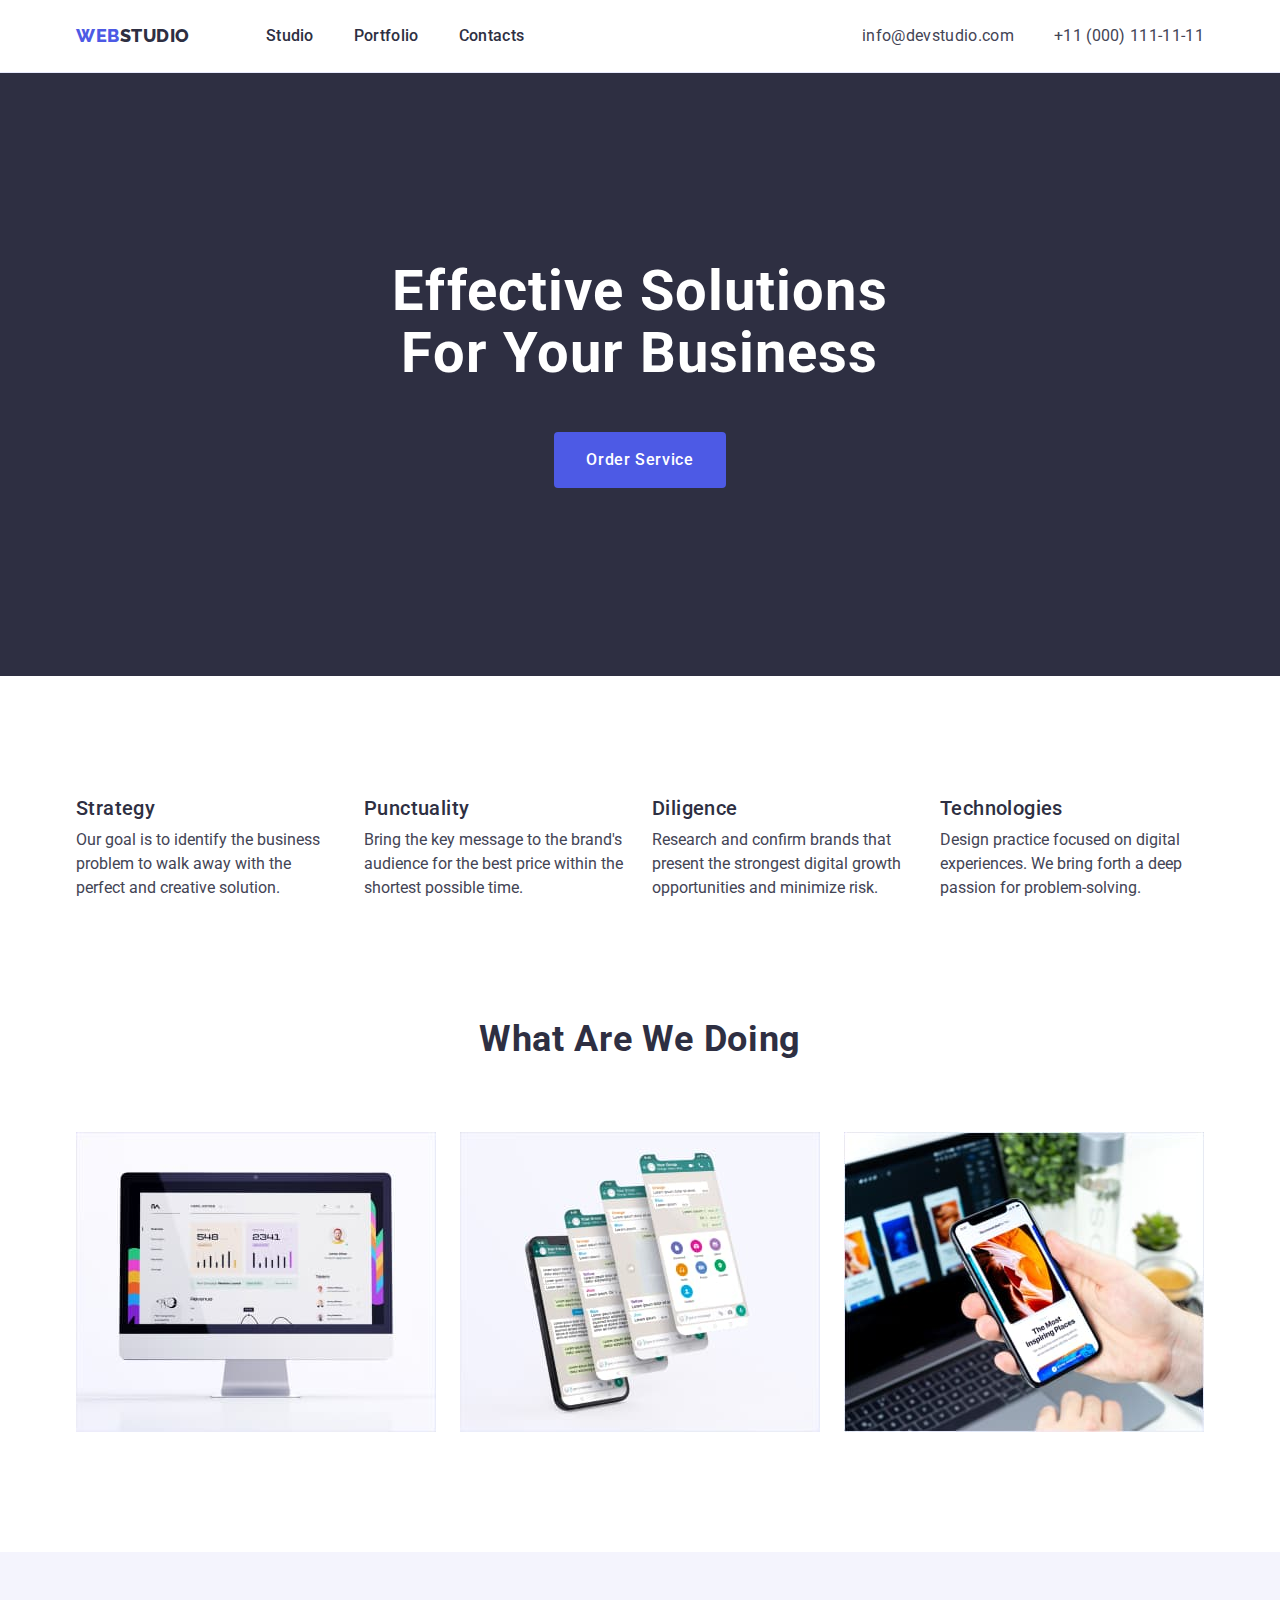
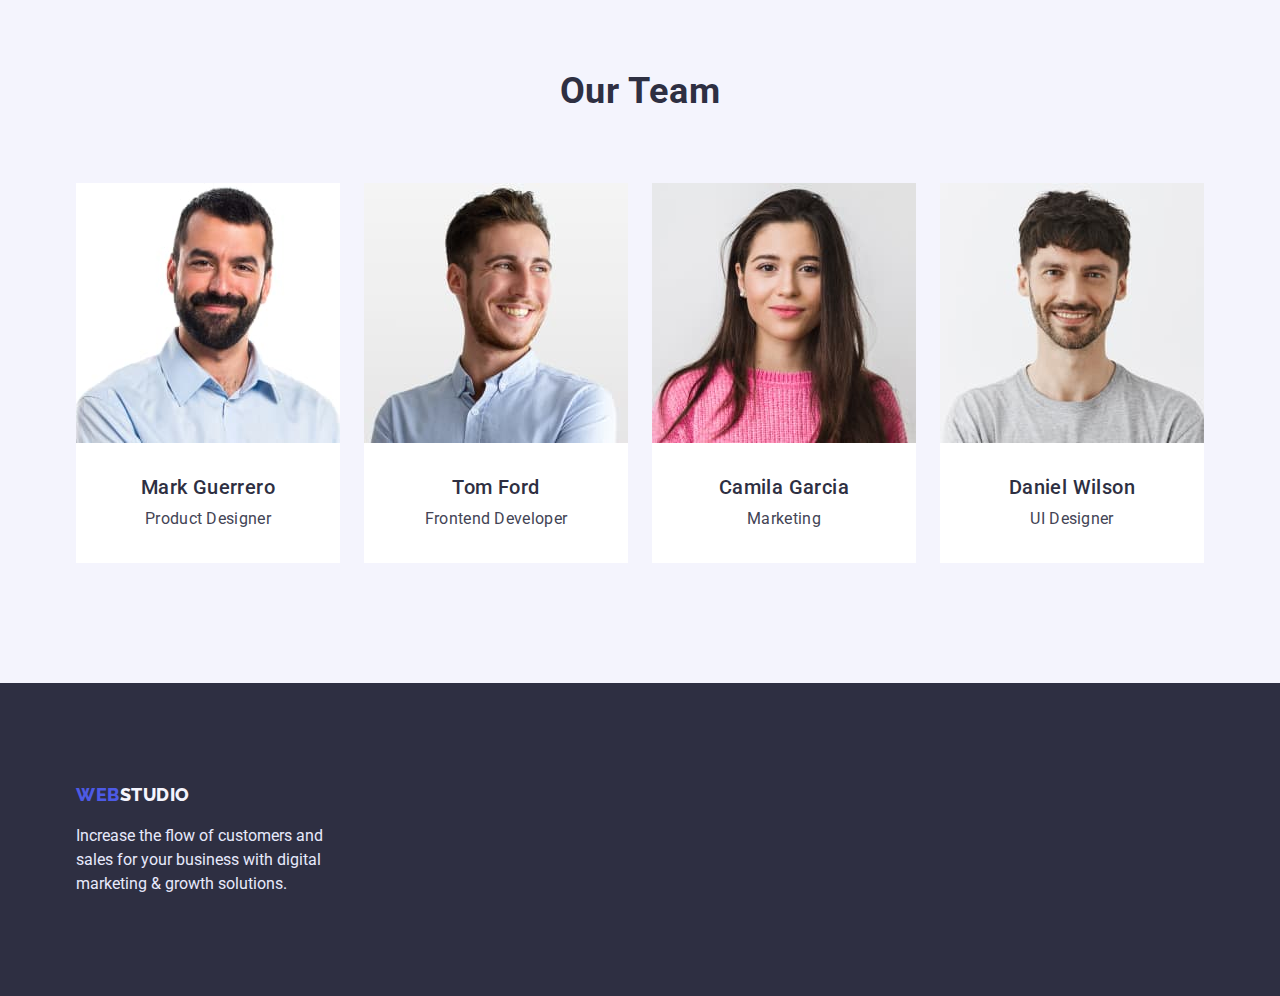
<file: index.html>
<!DOCTYPE html>
<html lang="en">
  <head>
    <meta charset="UTF-8" />
    <meta http-equiv="X-UA-Compatible" content="IE=edge" />
    <meta name="viewport" content="width=device-width, initial-scale=1.0" />
    <title>Webstudio</title>
    <link rel="preconnect" href="https://fonts.googleapis.com" />
    <link rel="preconnect" href="https://fonts.gstatic.com" crossorigin />
    <link
      href="https://fonts.googleapis.com/css2?family=Raleway:wght@800&family=Roboto:wght@400;500;700;900&display=swap"
      rel="stylesheet"
    />
    <link
      rel="stylesheet"
      href="https://cdn.jsdelivr.net/npm/modern-normalize@1.1.0/modern-normalize.min.css"
    />
    <link rel="stylesheet" href="./css/styles.css" />
  </head>
  <body>
    <header class="header">
      <div class="container main-header">
        <nav class="nav-header">
          <a href="./index.html" class="logo link"
            ><span class="accent">Web</span>Studio</a
          >
          <ul class="site-nav list">
            <li class="nav-list">
              <a href="" class="nav-link link">Studio</a>
            </li>
            <li class="nav-list">
              <a href="./portfolio.html" class="nav-link link">Portfolio</a>
            </li>
            <li class="nav-list">
              <a href="" class="nav-link link">Contacts</a>
            </li>
          </ul>
        </nav>
        <address class="address">
          <ul class="site-auth list">
            <li class="contacts">
              <a href="mailto:info@devstudio.com" class="letter link"
                >info@devstudio.com</a
              >
            </li>
            <li class="contacts">
              <a href="tel:+110001111111" class="phone link"
                >+11 (000) 111-11-11</a
              >
            </li>
          </ul>
        </address>
      </div>
    </header>
    <main>
      <section class="section-hero">
        <div class="container">  
            <h1 class="section-title">
              Effective Solutions
              for Your Business
            </h1>
            <button type="button" class="button-primary">Order Service</button>
        </div>
      </section>
      <section class="section-team">
        <div class="container">
          <h2 class="visually-hidden section-second-title">components</h2>
          <ul class="component-title list">
            <li class="team-list">
              <h3 class="components-item">Strategy</h3>
              <p class="components-text">
                Our goal is to identify the business problem to walk away with
                the perfect and creative solution.
              </p>
            </li>
            <li class="team-list">
              <h3 class="components-item">Punctuality</h3>
              <p class="components-text">
                Bring the key message to the brand's audience for the best price
                within the shortest possible time.
              </p>
            </li>
            <li class="team-list">
              <h3 class="components-item">Diligence</h3>
              <p class="components-text">
                Research and confirm brands that present the strongest digital
                growth opportunities and minimize risk.
              </p>
            </li>
            <li class="team-list">
              <h3 class="components-item">Technologies</h3>
              <p class="components-text">
                Design practice focused on digital experiences. We bring forth a
                deep passion for problem-solving.
              </p>
            </li>
          </ul>
        </div>
      </section>

      <section class="section-work">
        <div class="container">
          <h2 class="section-second-title">What are we doing</h2>
          <ul class="items list">
            <li class="work-item">
              <img src="./images/img1.jpg" alt="monitor" width="360" />
            </li>
            <li class="work-item">
              <img src="./images/img2.jpg" alt="phone" width="360" />
            </li>
            <li class="work-item">
              <img src="./images/img3.jpg" alt="phone in hand" width="360" />
            </li>
          </ul>
        </div>
      </section>

      <section class="section-staff-block">
        <div class="container">
          <h2 class="section-second-title-team">Our Team</h2>
          <ul class="section-list-staff list">
            <li class="section-staff">
              <img
                src="./images/img4.jpg"
                alt="photo Mark Guerrero"
                width="264"
              />
              <div class="card-list">
                <h3 class="section-staff-name">Mark Guerrero</h3>
                <p class="section-desc">Product Designer</p>
              </div>
            </li>
            <li class="section-staff">
              <img src="./images/img5.jpg" alt="photo Tom Ford" width="264" />
              <div class="card-list">
                <h3 class="section-staff-name">Tom Ford</h3>
                <p class="section-desc">Frontend Developer</p>
              </div>
            </li>
            <li class="section-staff">
              <img
                src="./images/img6.jpg"
                alt="photo Camila Garcia"
                width="264"
              />
              <div class="card-list">
                <h3 class="section-staff-name">Camila Garcia</h3>
                <p class="section-desc">Marketing</p>
              </div>
            </li>
            <li class="section-staff">
              <img
                src="./images/img7.jpg"
                alt="photo Daniel Wilson"
                width="264"
              />
              <div class="card-list">
                <h3 class="section-staff-name">Daniel Wilson</h3>
                <p class="section-desc">UI Designer</p>
              </div>
            </li>
          </ul>
        </div>
      </section>
    </main>
    <footer class="footer">
      <div class="container">
        <div class="footer-content">
          <a href="./index.html" class="logo link"
            ><span class="accent">Web</span
            ><span class="accent-footer">Studio</span></a
          >
          <p class="footer-text">
            Increase the flow of customers and sales for your business with
            digital marketing & growth solutions.
          </p>
        </div>
      </div>
    </footer>
  </body>
</html>
</file>
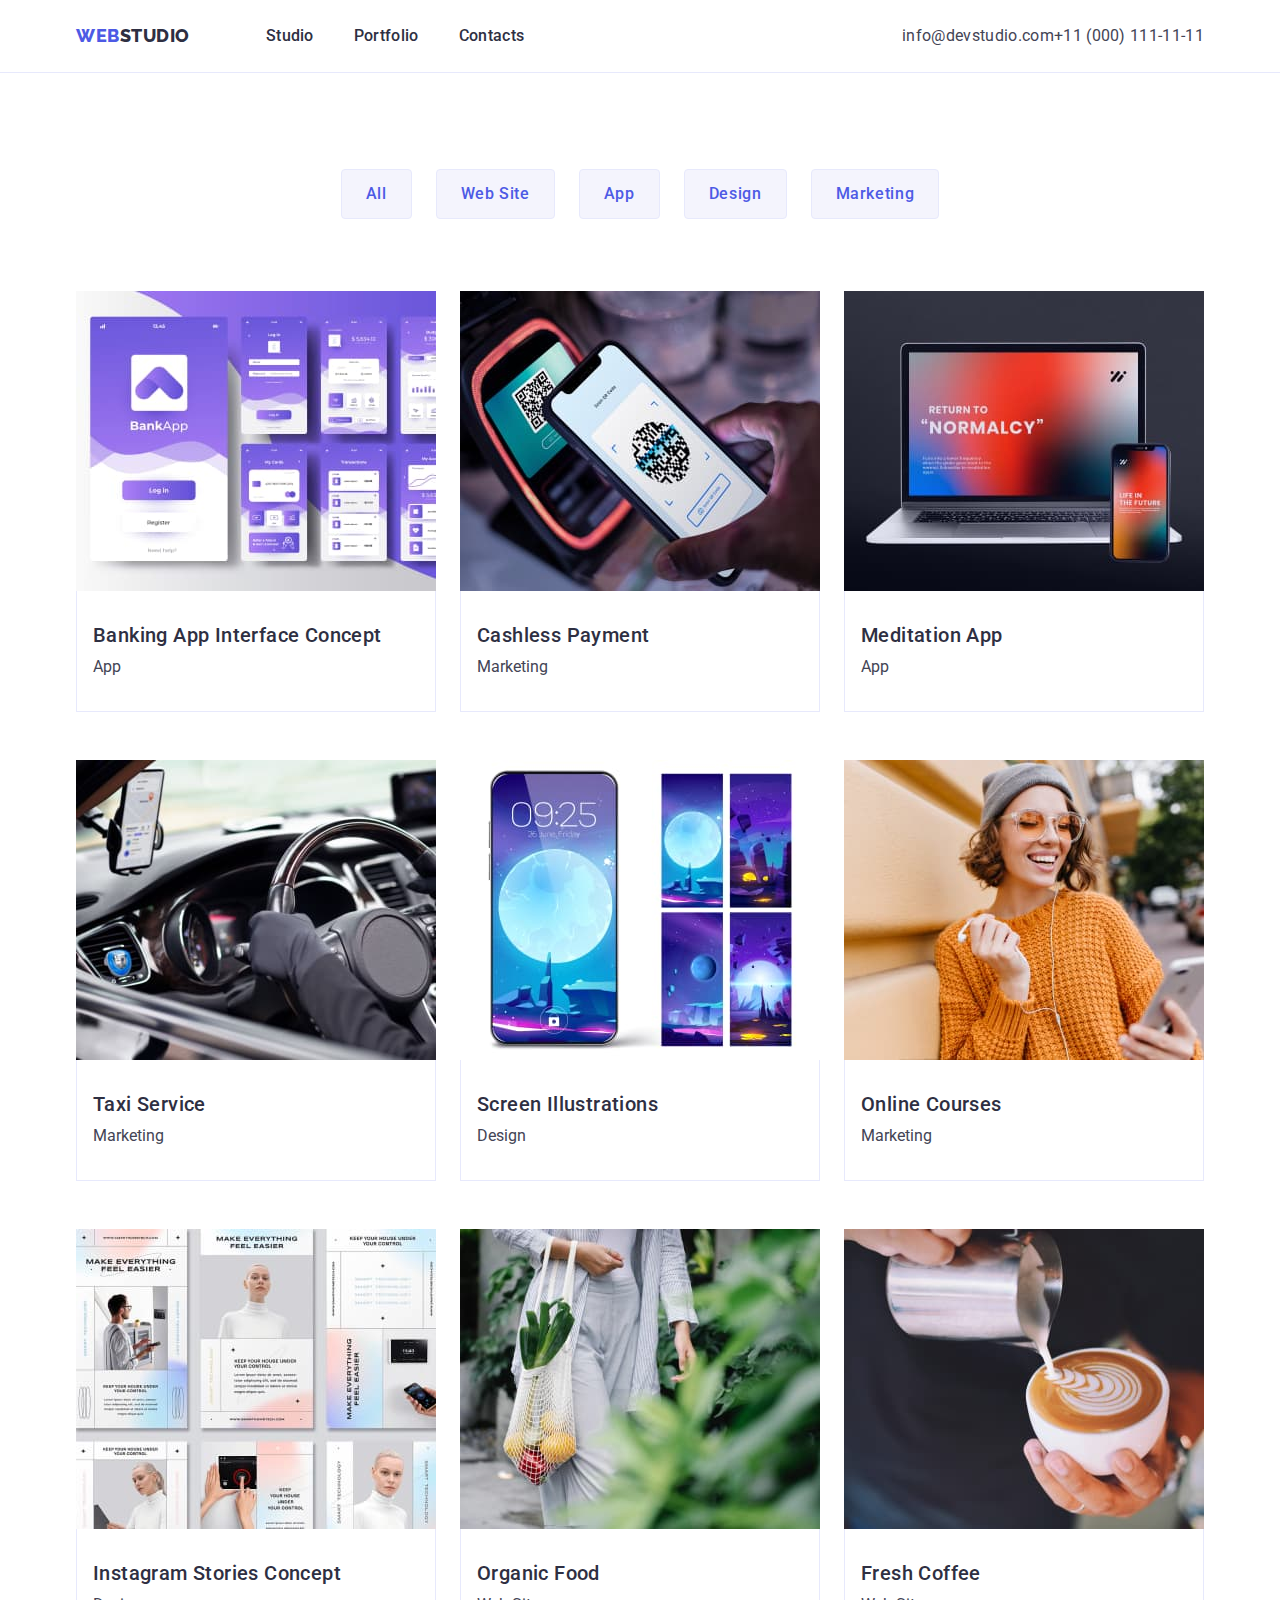
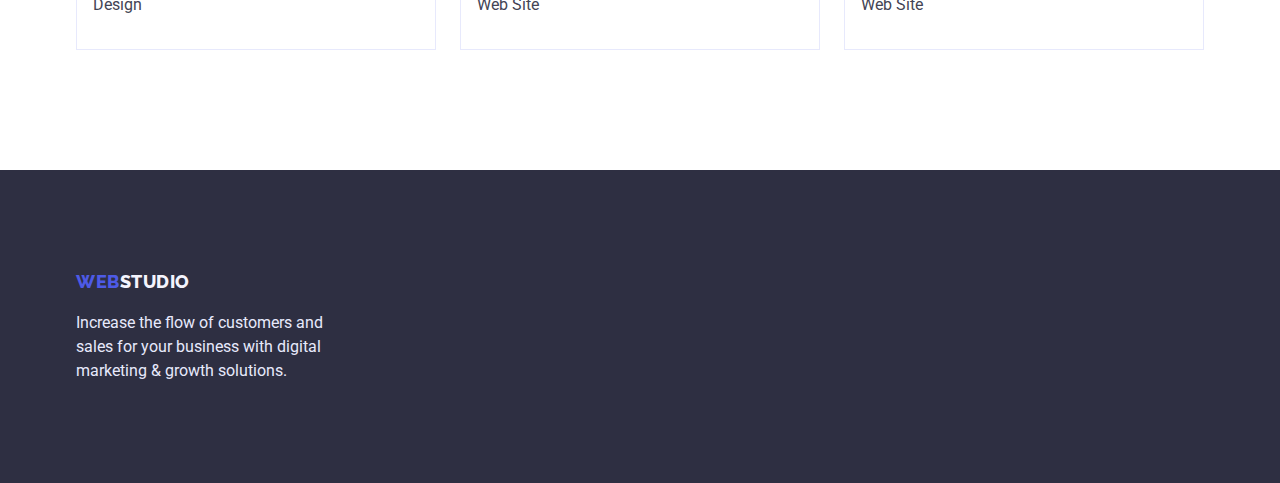
<file: portfolio.html>
<!DOCTYPE html>
<html lang="en">
  <head>
    <meta charset="UTF-8" />
    <meta http-equiv="X-UA-Compatible" content="IE=edge" />
    <meta name="viewport" content="width=device-width, initial-scale=1.0" />
    <title>Webstudio</title>
    <link rel="preconnect" href="https://fonts.googleapis.com" />
    <link rel="preconnect" href="https://fonts.gstatic.com" crossorigin />
    <link
      href="https://fonts.googleapis.com/css2?family=Raleway:wght@800&family=Roboto:wght@400;500;700;900&display=swap"
      rel="stylesheet"
    />
    <link
      rel="stylesheet"
      href="https://cdn.jsdelivr.net/npm/modern-normalize@1.1.0/modern-normalize.min.css"
    />
    <link rel="stylesheet" href="./css/styles.css" />
  </head>
  <body>
    <header class="header">
      <div class="container">
        <div class="main-header">
          <nav class="nav-header">
            <a href="./index.html" class="logo link"
              ><span class="accent">Web</span>Studio</a
            >
            <ul class="site-nav list">
              <li class="nav-list">
                <a href="./index.html" class="nav-link link">Studio</a>
              </li>
              <li class="nav-list">
                <a href="" class="nav-link link">Portfolio</a>
              </li>
              <li class="nav-list">
                <a href="" class="nav-link link">Contacts</a>
              </li>
            </ul>
          </nav>
          <address class="address">
            <ul class="site-auth list">
              <li>
                <a href="mailto:info@devstudio.com" class="letter link"
                  >info@devstudio.com</a
                >
              </li>
              <li>
                <a href="tel:+110001111111" class="phone link"
                  >+11 (000) 111-11-11</a
                >
              </li>
            </ul>
          </address>
        </div>
      </div>
    </header>
    <main>
      <section class="section-portfolio">
        <div class="container">
          <h1 class="visually-hidden">Portfolio</h1>
          <ul class="button-list list">
            <li class="second-button">
              <button type="button" class="button">All</button>
            </li>
            <li class="second-button">
              <button type="button" class="button">Web Site</button>
            </li>
            <li class="second-button">
              <button type="button" class="button">App</button>
            </li>
            <li class="second-button">
              <button type="button" class="button">Design</button>
            </li>
            <li class="second-button">
              <button type="button" class="button">Marketing</button>
            </li>
          </ul>
          <ul class="section-site list">
            <li class="item">
              <a href="" class="link">
                <img
                  src="./images/card-1.jpg"
                  alt="banking interface"
                  width="360"
                />
                <div class="portfolio-description">
                  <h2 class="components-item">Banking App Interface Concept</h2>
                  <p class="component-text">App</p>
                </div>
              </a>
            </li>
            <li class="item">
              <a href="" class="link">
                <img
                  src="./images/card-2.jpg"
                  alt="phone in hand"
                  width="360"
                />
                <div class="portfolio-description">
                  <h2 class="components-item">Cashless Payment</h2>
                  <p class="component-text">Marketing</p>
                </div>
              </a>
            </li>
            <li class="item">
              <a href="" class="link">
                <img
                  src="./images/card-3.jpg"
                  alt="notebook and phone"
                  width="360"
                />
                <div class="portfolio-description">
                  <h2 class="components-item">Meditation App</h2>
                  <p class="component-text">App</p>
                </div>
              </a>
            </li>
            <li class="item">
              <a href="" class="link">
                <img
                  src="./images/card-4.jpg"
                  alt="car steering wheel"
                  width="360"
                />
                <div class="portfolio-description">
                  <h2 class="components-item">Taxi Service</h2>
                  <p class="component-text">Marketing</p>
                </div>
              </a>
            </li>
            <li class="item">
              <a href="" class="link">
                <img src="./images/card-5.jpg" alt="phone screen" width="360" />
                <div class="portfolio-description">
                  <h2 class="components-item">Screen Illustrations</h2>
                  <p class="component-text">Design</p>
                </div>
              </a>
            </li>
            <li class="item">
              <a href="" class="link">
                <img
                  src="./images/card-6.jpg"
                  alt="the girl smiles"
                  width="360"
                />
                <div class="portfolio-description">
                  <h2 class="components-item">Online Courses</h2>
                  <p class="component-text">Marketing</p>
                </div>
              </a>
            </li>
            <li class="item">
              <a href="" class="link">
                <img
                  src="./images/card-7.jpg"
                  alt="Instagram page design"
                  width="360"
                />
                <div class="portfolio-description">
                  <h2 class="components-item">Instagram Stories Concept</h2>
                  <p class="component-text">Design</p>
                </div>
              </a>
            </li>
            <li class="item">
              <a href="" class="link">
                <img
                  src="./images/card-8.jpg"
                  alt="a woman with a bag of vegetables"
                  width="360"
                />
                <div class="portfolio-description">
                  <h2 class="components-item">Organic Food</h2>
                  <p class="component-text">Web Site</p>
                </div>
              </a>
            </li>
            <li class="item">
              <a href="" class="link">
                <img
                  src="./images/card-9.jpg"
                  alt="Cup of coffee"
                  width="360"
                />
                <div class="portfolio-description">
                  <h2 class="components-item">Fresh Coffee</h2>
                  <p class="component-text">Web Site</p>
                </div>
              </a>
            </li>
          </ul>
        </div>
      </section>
    </main>
    <footer class="footer">
      <div class="container">
        <div class="footer-content">
          <a href="./index.html" class="logo link"
            ><span class="accent">Web</span
            ><span class="accent-footer">Studio</span></a
          >
          <p class="footer-text">
            Increase the flow of customers and sales for your business with
            digital marketing & growth solutions.
          </p>
        </div>
      </div>
    </footer>
  </body>
</html>
</file>
<file: css/styles.css>
:root {
    --background-white-color:#FFFFFF;
    --color-hover:#404BBF;
    --color-main-text:#434455;
    --color-accent:#4D5AE5;
    --color-second-text:#2E2F42;
    --color-second-white: #F4F4FD;
}

body {
    background-color:var(--background-white-color) ;
    color:var(--color-main-text);
    font-family:'Roboto',sans-serif;   
    font-size: 16px;
    line-height: 1.5;  
}
.container {
    
    max-width: 1158px;

    padding: 0 15px;
    margin: 0 auto; 
}

.list {
    list-style:none ;
}

.link {
    text-decoration: none;
}

.visually-hidden {
    position: absolute;
    white-space: nowrap;
    width: 1px;
    height: 1px;
    overflow: hidden;
    border: 0;
    padding: 0;
    clip: rect(0 0 0 0);
    clip-path: inset(50%);
    margin: -1px;
}

h1,
h2,
h3,
p {
    margin: 0;
}

ul {
    margin: 0;
    padding: 0;
}
img {
    display: block;
    max-width: 100%;
    height: auto;
}

/* ----------------------------------------------------------------HEADER*/
.header {
    border-bottom: 1px solid #E7E9FC;
}

.main-header {
    display: flex;
    align-items: center;
    justify-content:space-between;
}

.nav-header { 
    display: flex;
    align-items: center;
}

.accent {
    color:var(--color-accent);
}

.logo {
    color: var(--color-second-text);
    font-family: 'Raleway';
    font-weight: 800;
    font-size: 18px;
    line-height: 1.3;
    letter-spacing: 0.03em;
    text-transform: uppercase;      
}

.nav-header .logo {
    padding-top: 24px;
    padding-bottom: 24px;
}

.site-nav {
    display: flex;
    margin-left: 76px;
}

.site-nav .nav-list:not(:last-child) {
    margin-right: 40px;
}

.site-nav .nav-link {
    display: block;
    padding-top: 24px;
    padding-bottom: 24px;
}

.site-nav .nav-link {
    color: var(--color-second-text);
    font-weight: 500; 
    font-size: 16px;
    line-height: 1.5;
    letter-spacing: 0.02em;        
}

.site-nav .nav-link:hover,
.site-nav .nav-link:focus {
    color: var(--color-hover)
}

.address {
    font-style: normal;
    letter-spacing: 0.02em; 
}

.site-auth {
    display: flex;
    align-items: center; 
}

.letter,
.component-text {
    color: var(--color-main-text);   
}

.letter {
    display: block;
    padding-top: 24px;
    padding-bottom: 24px;
}

.site-auth .letter:hover,
.site-auth .letter:focus {
    color: var(--color-hover)
}

.phone {
    color: var(--color-main-text);
    display: block;
    padding-top: 24px;
    padding-bottom: 24px;
}
.site-auth .phone:hover,
.site-auth .phone:focus {
    color: var(--color-hover);
}
.contacts:not(:last-child) {
    margin-right: 40px;
}
/* ----------------------------------HERO */
.section-hero {
    background-color: var(--color-second-text);  
    padding-top: 188px;
    padding-bottom: 188px;
    text-align: center;
}

.section-title {
    color: var(--background-white-color);
    font-size: 56px;
    line-height: 1.1;
    letter-spacing: 0.02em;
    text-align: center;
    text-transform: capitalize;
    width: 496px;
    margin-left: auto;
    margin-right: auto;
    margin-bottom: 48px;       
}

/* ------------------------BUTTON PRIMARY */
.button-primary {
    background-color: var(--color-accent);
    color: var(--background-white-color);
    cursor: pointer;
    font-family: inherit;
    font-weight: 500;
    font-size: 16px;
    line-height: 1.5;
    letter-spacing: 0.04em;
    border: none;
    text-align: center;

    border-radius: 4px;
    padding: 16px 32px;
    min-width: 169px;
    min-height: 56px;         
}

.button-primary:hover,
.button-primary:focus {
    background-color: var(--color-hover);
    color:var(--background-white-color)
}
/*----------------------------SECTION-WORK*/
.section-team {
    padding-top: 120px;
    padding-bottom: 120px;
}

.section-second-title {
    color:var(--color-second-text) ;
    font-size: 36px;
    line-height: 1.1;
    letter-spacing: 0.02em;
    text-transform: capitalize;
    text-align: center;

    margin-bottom: 72px;     
}

.component-title {
    display: flex;    
}

.component-title .team-list:not(:last-child) {
    margin-right: 24px;   
}

.team-list {
width: calc((100% - 72px) / 4);
}
/* ------------------------------OUR-TEAM */
.items {
    display:flex;   
}

.work-item:not(:last-child) {
    margin-right: 24px;
}

.work-item {
width: calc((100% - 48px) / 3);
}
.section-list-staff {
    display: flex;
}

.section-second-title-team { 
    color:var(--color-second-text) ;
    font-size: 36px;
    line-height: 1.1;
    letter-spacing: 0.02em;
    text-transform: capitalize;
    text-align: center;

    margin-bottom: 72px;
}

.section-staff-name,
.components-item {
    color:var(--color-second-text) ;
    font-weight: 500;
    font-size: 20px;
    line-height: 1.2;
    letter-spacing: 0.02em;
        
    margin-top: 0;
    margin-bottom: 8px;
}
        
.section-staff-block {
    background-color:var(--color-second-white);

    padding-bottom: 120px;
    padding-top: 120px;
}

.section-staff {
    background-color: var(--background-white-color);  
    width:calc((100% - 3 * 24px) / 4) ;     
}

.section-staff:not(:last-child) {
    margin-right: 24px;
}

.card-list {
    text-align: center;
    padding: 32px 16px; 
}

.section-desc {
    letter-spacing: 0.02em;   
}

.section-work {
    padding-bottom: 120px;
}
/* -----------------------------PORTFOLIO */
.section-portfolio {
    padding-top: 96px;
    padding-bottom: 120px;
}

.section-site {
    display: flex;
    flex-wrap: wrap;
    row-gap: 48px;
    column-gap: 24px;   
}

.item {
    flex-basis: calc((100% - 2 * 24px) / 3);
}

.portfolio-description {
    border: 1px solid #E7E9FC;  
    border-top: none;
    padding: 32px 16px ; 
}
/* -------------------------------------------------------------------BUTTON */
.button {
    background-color: var(--color-second-white);
    color: var(--color-accent);
    cursor: pointer;
    font-family: 'Roboto';
    font-weight: 500;
    font-size: 16px;
    line-height: 1.5;
    text-align: center;
    letter-spacing: 0.04em;

    border-radius: 4px;
    border: 1px solid #E7E9FC;
    padding:12px 24px;
}

.button:hover,
.button:focus {
    background-color:var(--color-hover);
    color:var(--background-white-color);
    border-color: transparent;
}

.button-list {
   display: flex;
   justify-content: center;
   margin-bottom: 72px;
}

.button-list .second-button:not(:last-child) {
    margin-right: 24px;
}
/*--------------------------------------------------------------FOOTER */

.footer {
    background-color: var(--color-second-text);
    padding-top: 100px; 
    padding-bottom: 100px;
}


.footer-content {
   
}

.accent-footer {
    color:var(--color-second-white) ;
}

.footer-text {
    color: #E7E9FC;
    display: block;
    width: 264px;
    
    margin-top: 16px;
}
</file>
